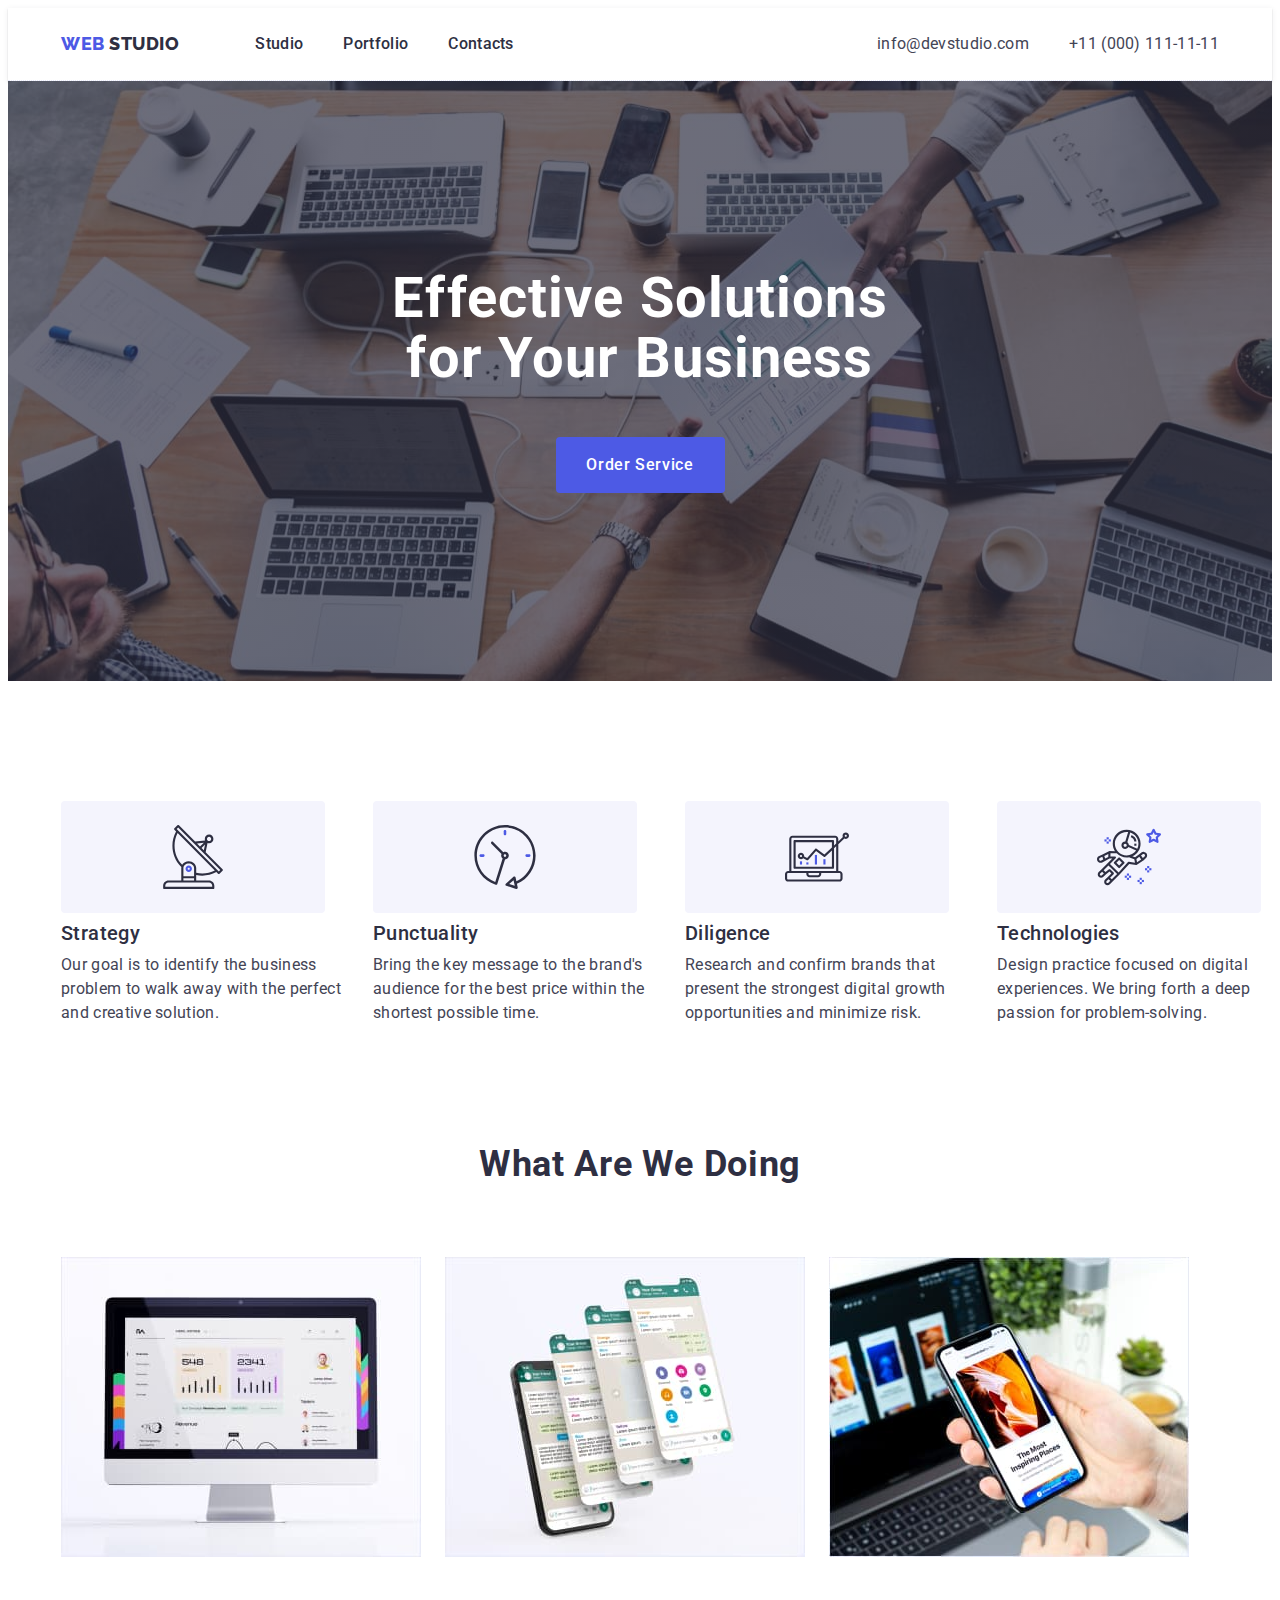
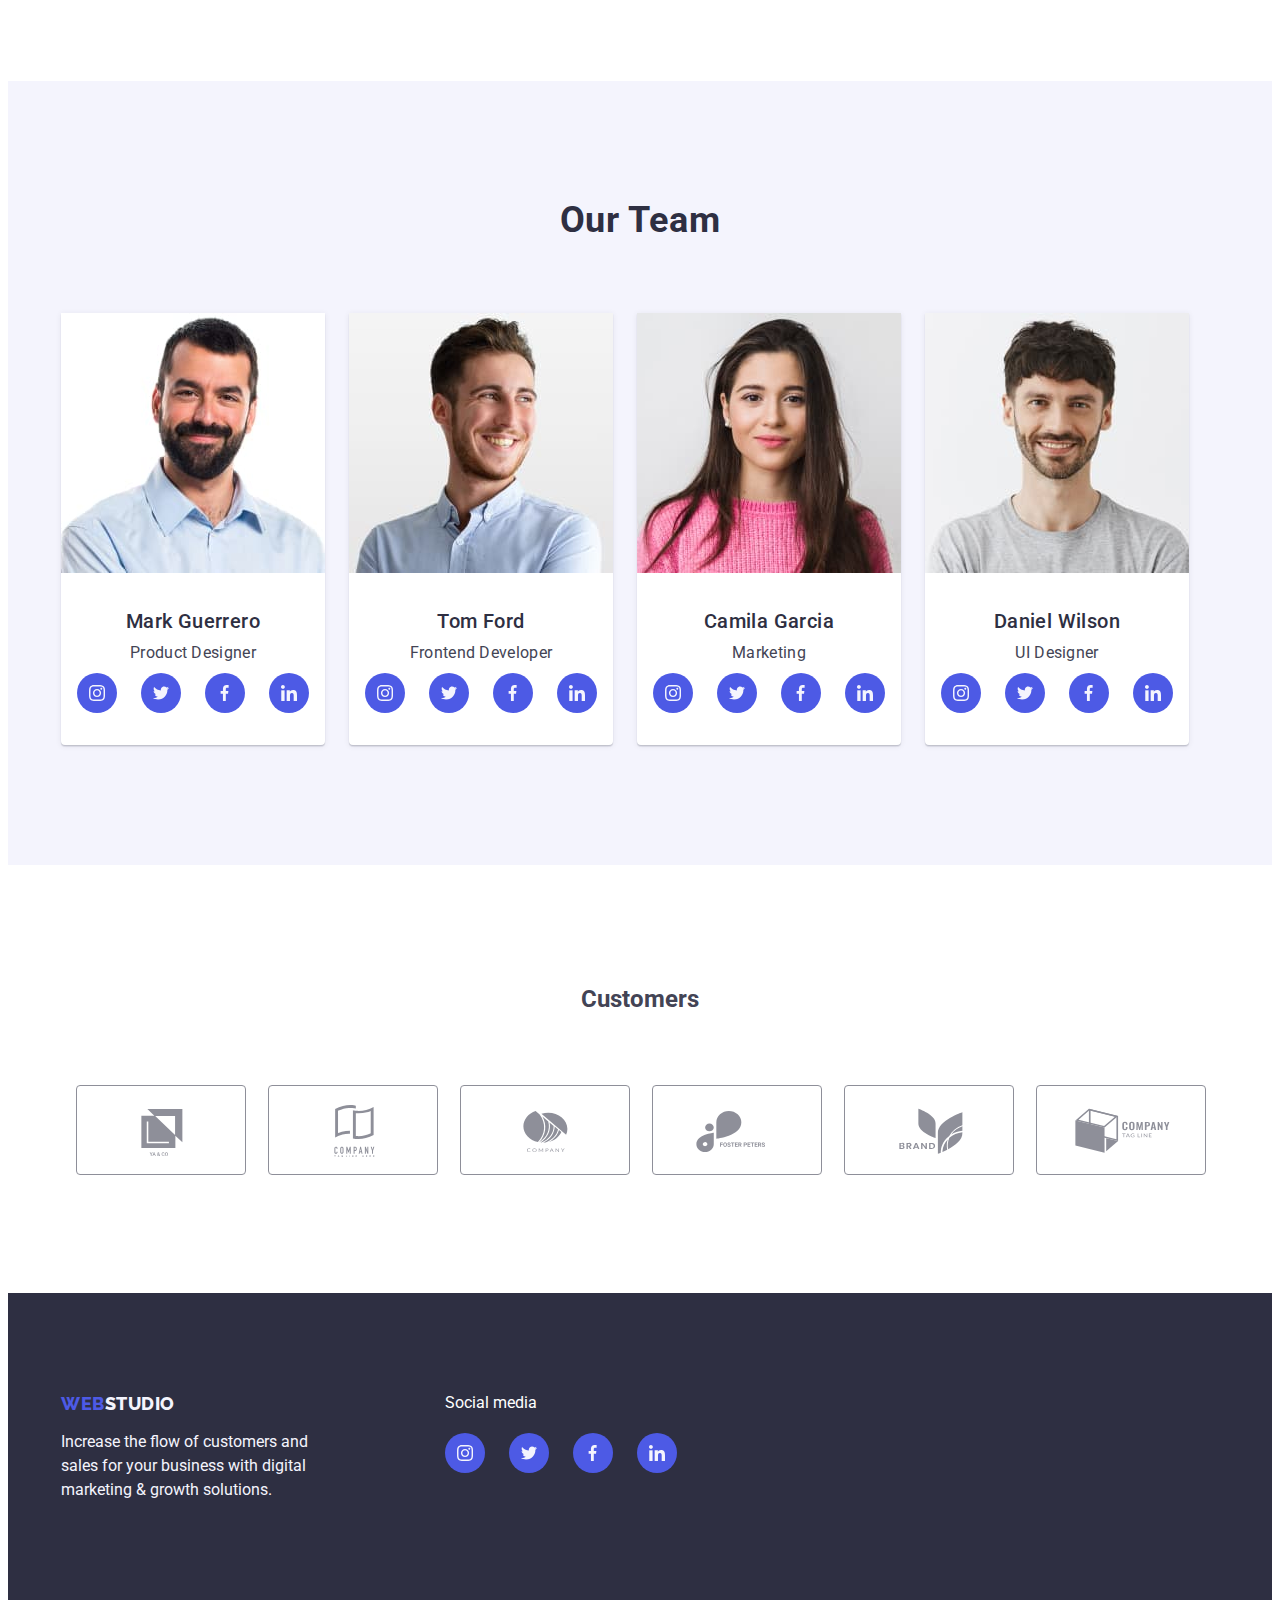
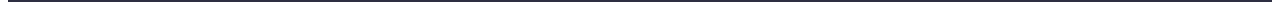
<file: index.html>
<!DOCTYPE html>
<html lang="en">
  <head>
    <meta charset="UTF-8" />
    <meta http-equiv="X-UA-Compatible" content="IE=edge" />
    <meta name="viewport" content="width=device-width, initial-scale=1.0" />
    <title>Studio</title>
    <link rel="preconnect" href="https://fonts.googleapis.com" />
    <link rel="preconnect" href="https://fonts.gstatic.com" crossorigin />
    <link
      href="https://fonts.googleapis.com/css2?family=Raleway:wght@600;800&family=Roboto:wght@400;500;700;900&display=swap"
      rel="stylesheet"
    />
    <link
      rel="stylesheet"
      href="https://cdnjs.cloudflare.com/ajax/libs/modern-normalize/1.1.0/modern-normalize.min.css"
      integrity="sha512-wpPYUAdjBVSE4KJnH1VR1HeZfpl1ub8YT/NKx4PuQ5NmX2tKuGu6U/JRp5y+Y8XG2tV+wKQpNHVUX03MfMFn9Q=="
      crossorigin="anonymous"
      referrerpolicy="no-referrer"
    />
    <link rel="stylesheet" href="./css/styles.css" />
  </head>
  <body>
    <header class="header">
      <div class="container main-nav">
        <nav class="main-nav">
          <a class="header-logo link" href="./index.html"
            >Web <span class="second-color">Studio</span></a
          >
          <ul class="header-site list main-nav">
            <li class="site-nav">
              <a class="link" href="./index.html">Studio</a>
            </li>
            <li class="site-nav">
              <a class="link" href="./portfolio.html">Portfolio</a>
            </li>
            <li class="site-nav"><a class="link" href="">Contacts</a></li>
          </ul>
        </nav>
        <address class="contacts main-nav">
          <ul class="header-wrap list main-nav">
            <li class="site-nav">
              <a class="link" href="mailto:info@devstudio.com"
                >info@devstudio.com</a
              >
            </li>
            <li class="site-nav">
              <a class="link" href="tel:+110001111111">+11 (000) 111-11-11</a>
            </li>
          </ul>
        </address>
      </div>
    </header>
    <main>
      <!-- Section 1 -->
      <section class="section-info">
        <h1 class="caption">Effective Solutions for Your Business</h1>
        <button class="main-button" type="button">Order Service</button>
      </section>
      <!-- Section 2 -->
      <section class="section-items">
        <div class="container main-nav">
          <h2 class="hidden-caption" hidden>Priority</h2>
          <ul class="section-features list">
            <li class="features-list">
              <div class="icon">
                <svg class="features-icon" width="64" height="64">
                  <use href="./images/icons.svg/sprite.svg#icon-antenna"></use>
                </svg>
              </div>
              <h3 class="subtitle">Strategy</h3>
              <p class="features">
                Our goal is to identify the business problem to walk away with
                the perfect and creative solution.
              </p>
            </li>

            <li class="features-list">
              <div class="icon">
                <svg class="features-icon" width="64" height="64">
                  <use href="./images/icons.svg/sprite.svg#icon-clock"></use>
                </svg>
              </div>
              <h3 class="subtitle">Punctuality</h3>
              <p class="features">
                Bring the key message to the brand's audience for the best price
                within the shortest possible time.
              </p>
            </li>

            <li class="features-list">
              <div class="icon">
                <svg class="features-icon" width="64" height="64">
                  <use href="./images/icons.svg/sprite.svg#icon-diagram"></use>
                </svg>
              </div>
              <h3 class="subtitle">Diligence</h3>
              <p class="features">
                Research and confirm brands that present the strongest digital
                growth opportunities and minimize risk.
              </p>
            </li>

            <li class="features-list">
              <div class="icon">
                <svg class="features-icon" width="64" height="64">
                  <use
                    href="./images/icons.svg/sprite.svg#icon-astronaut"
                  ></use>
                </svg>
              </div>
              <h3 class="subtitle">Technologies</h3>
              <p class="features">
                Design practice focused on digital experiences. We bring forth a
                deep passion for problem-solving.
              </p>
            </li>
          </ul>
        </div>
      </section>

      <!-- Section 3 -->
      <section class="section-about">
        <div class="container">
          <h2 class="secondary-caption">What are we doing</h2>
          <ul class="photo list">
            <li class="about-photo">
              <img
                src="./images/img-1.jpg"
                alt="computer-work"
                width="360"
                height="300"
              />
            </li>

            <li class="about-photo">
              <img
                src="./images/img-2.jpg"
                alt="applications"
                width="360"
                height="300"
              />
            </li>

            <li class="about-photo">
              <img
                src="./images/img-3.jpg"
                alt="computer-and-phone"
                width="360"
                height="300"
              />
            </li>
          </ul>
        </div>
      </section>

      <!-- Section 4 -->
      <section class="background-light">
        <div class="container">
          <h2 class="secondary-caption">Our Team</h2>
          <ul class="team-images list">
            <li class="team-list">
              <img
                class="photo-list"
                src="./images/team-card-1.jpg"
                alt="worker-1"
                width="264"
                height="260"
              />
              <div class="team-info">
                <h3 class="subtitle">Mark Guerrero</h3>
                <p class="position">Product Designer</p>
                <ul class="icon-info list">
                  <li>
                    <a href="" class="icon-list">
                      <svg class="social-icon" width="16" height="16">
                        <use
                          href="./images/icons.svg/sprite.svg#icon-instagram"
                        ></use>
                      </svg>
                    </a>
                  </li>
                  <li>
                    <a href="" class="icon-list">
                      <svg class="social-icon" width="16" height="16">
                        <use
                          href="./images/icons.svg/sprite.svg#icon-twitter"
                        ></use>
                      </svg>
                    </a>
                  </li>
                  <li>
                    <a href="" class="icon-list">
                      <svg class="social-icon" width="16" height="16">
                        <use
                          href="./images/icons.svg/sprite.svg#icon-facebook"
                        ></use>
                      </svg>
                    </a>
                  </li>
                  <li>
                    <a href="" class="icon-list">
                      <svg class="social-icon" width="16" height="16">
                        <use
                          href="./images/icons.svg/sprite.svg#icon-linkedin"
                        ></use>
                      </svg>
                    </a>
                  </li>
                </ul>
              </div>
            </li>

            <li class="team-list">
              <img
                class="photo-list"
                src="./images/team-card-2.jpg"
                alt="worker-2"
                width="264"
                height="260"
              />
              <div class="team-info">
                <h3 class="subtitle">Tom Ford</h3>
                <p class="position">Frontend Developer</p>
                <ul class="icon-info list">
                  <li>
                    <a href="" class="icon-list">
                      <svg class="social-icon" width="16" height="16">
                        <use
                          href="./images/icons.svg/sprite.svg#icon-instagram"
                        ></use>
                      </svg>
                    </a>
                  </li>
                  <li>
                    <a href="" class="icon-list">
                      <svg class="social-icon" width="16" height="16">
                        <use
                          href="./images/icons.svg/sprite.svg#icon-twitter"
                        ></use>
                      </svg>
                    </a>
                  </li>
                  <li>
                    <a href="" class="icon-list">
                      <svg class="social-icon" width="16" height="16">
                        <use
                          href="./images/icons.svg/sprite.svg#icon-facebook"
                        ></use>
                      </svg>
                    </a>
                  </li>
                  <li>
                    <a href="" class="icon-list">
                      <svg class="social-icon" width="16" height="16">
                        <use
                          href="./images/icons.svg/sprite.svg#icon-linkedin"
                        ></use>
                      </svg>
                    </a>
                  </li>
                </ul>
              </div>
            </li>

            <li class="team-list">
              <img
                class="photo-list"
                src="./images/team-card-3.jpg"
                alt="worker-3"
                width="264"
                height="260"
              />
              <div class="team-info">
                <h3 class="subtitle">Camila Garcia</h3>
                <p class="position">Marketing</p>
                <ul class="icon-info list">
                  <li>
                    <a href="" class="icon-list">
                      <svg class="social-icon" width="16" height="16">
                        <use
                          href="./images/icons.svg/sprite.svg#icon-instagram"
                        ></use>
                      </svg>
                    </a>
                  </li>
                  <li>
                    <a href="" class="icon-list">
                      <svg class="social-icon" width="16" height="16">
                        <use
                          href="./images/icons.svg/sprite.svg#icon-twitter"
                        ></use>
                      </svg>
                    </a>
                  </li>
                  <li>
                    <a href="" class="icon-list">
                      <svg class="social-icon" width="16" height="16">
                        <use
                          href="./images/icons.svg/sprite.svg#icon-facebook"
                        ></use>
                      </svg>
                    </a>
                  </li>
                  <li>
                    <a href="" class="icon-list">
                      <svg class="social-icon" width="16" height="16">
                        <use
                          href="./images/icons.svg/sprite.svg#icon-linkedin"
                        ></use>
                      </svg>
                    </a>
                  </li>
                </ul>
              </div>
            </li>

            <li class="team-list">
              <img
                class="photo-list"
                src="./images/team-card-4.jpg"
                alt="worker-4"
                width="264"
                height="260"
              />
              <div class="team-info">
                <h3 class="subtitle">Daniel Wilson</h3>
                <p class="position">UI Designer</p>
                <ul class="icon-info list">
                  <li>
                    <a href="" class="icon-list">
                      <svg class="social-icon" width="16" height="16">
                        <use
                          href="./images/icons.svg/sprite.svg#icon-instagram"
                        ></use>
                      </svg>
                    </a>
                  </li>
                  <li>
                    <a href="" class="icon-list">
                      <svg class="social-icon" width="16" height="16">
                        <use
                          href="./images/icons.svg/sprite.svg#icon-twitter"
                        ></use>
                      </svg>
                    </a>
                  </li>
                  <li>
                    <a href="" class="icon-list">
                      <svg class="social-icon" width="16" height="16">
                        <use
                          href="./images/icons.svg/sprite.svg#icon-facebook"
                        ></use>
                      </svg>
                    </a>
                  </li>
                  <li>
                    <a href="" class="icon-list">
                      <svg class="social-icon" width="16" height="16">
                        <use
                          href="./images/icons.svg/sprite.svg#icon-linkedin"
                        ></use>
                      </svg>
                    </a>
                  </li>
                </ul>
              </div>
            </li>
          </ul>
        </div>
      </section>

      <!-- Section 5 -->
      <section class="section-emblem">
        <div class="container">
          <h2 class="customers">Customers</h2>
          <ul class="emblem list">
            <li class="emblem-list">
              <a href="" class="icon-link">
                <svg class="emblem-img" width="104" height="56">
                  <use
                    href="./images/icons.svg/sprite.svg#icon-Logo-1"
                    class="icon-emblem"
                  ></use>
                </svg>
              </a>
            </li>
            <li class="emblem-list">
              <a href="" class="icon-link">
                <svg class="emblem-img" width="104" height="56">
                  <use
                    href="./images/icons.svg/sprite.svg#icon-Logo-2"
                    class="icon-emblem"
                  ></use>
                </svg>
              </a>
            </li>
            <li class="emblem-list">
              <a href="" class="icon-link">
                <svg class="emblem-img" width="104" height="56">
                  <use
                    href="./images/icons.svg/sprite.svg#icon-Logo-3"
                    class="icon-emblem"
                  ></use>
                </svg>
              </a>
            </li>
            <li class="emblem-list">
              <a href="" class="icon-link">
                <svg class="emblem-img" width="104" height="56">
                  <use
                    href="./images/icons.svg/sprite.svg#icon-Logo-4"
                    class="icon-emblem"
                  ></use>
                </svg>
              </a>
            </li>
            <li class="emblem-list">
              <a href="" class="icon-link">
                <svg class="emblem-img" width="104" height="56">
                  <use
                    href="./images/icons.svg/sprite.svg#icon-Logo-5"
                    class="icon-emblem"
                  ></use>
                </svg>
              </a>
            </li>
            <li class="emblem-list">
              <a href="" class="icon-link">
                <svg class="emblem-img" width="104" height="56">
                  <use
                    href="./images/icons.svg/sprite.svg#icon-Logo-6"
                    class="icon-emblem"
                  ></use>
                </svg>
              </a>
            </li>
          </ul>
        </div>
      </section>
    </main>
    <!-- Footer -->
    <footer class="footer">
      <div class="container footer-nav">
        <div>
          <a class="footer-logo link" href="./index.html"
            >Web <span class="second-col">Studio</span></a
          >
          <p class="description">
            Increase the flow of customers and sales for your business with
            digital marketing & growth solutions.
          </p>
        </div>
        <!-- social media -->
        <div>
          <p class="footer-social">Social media</p>
          <ul class="icon-info list">
            <li>
              <a href="" class="icon-footer">
                <svg class="media-icon" width="16" height="16">
                  <use
                    href="./images/icons.svg/sprite.svg#icon-instagram"
                  ></use>
                </svg>
              </a>
            </li>
            <li>
              <a href="" class="icon-footer">
                <svg class="media-icon" width="16" height="16">
                  <use href="./images/icons.svg/sprite.svg#icon-twitter"></use>
                </svg>
              </a>
            </li>
            <li>
              <a href="" class="icon-footer">
                <svg class="media-icon" width="16" height="16">
                  <use href="./images/icons.svg/sprite.svg#icon-facebook"></use>
                </svg>
              </a>
            </li>
            <li>
              <a href="" class="icon-footer">
                <svg class="media-icon" width="16" height="16">
                  <use href="./images/icons.svg/sprite.svg#icon-linkedin"></use>
                </svg>
              </a>
            </li>
          </ul>
        </div>
      </div>
    </footer>
  </body>
</html>
</file>
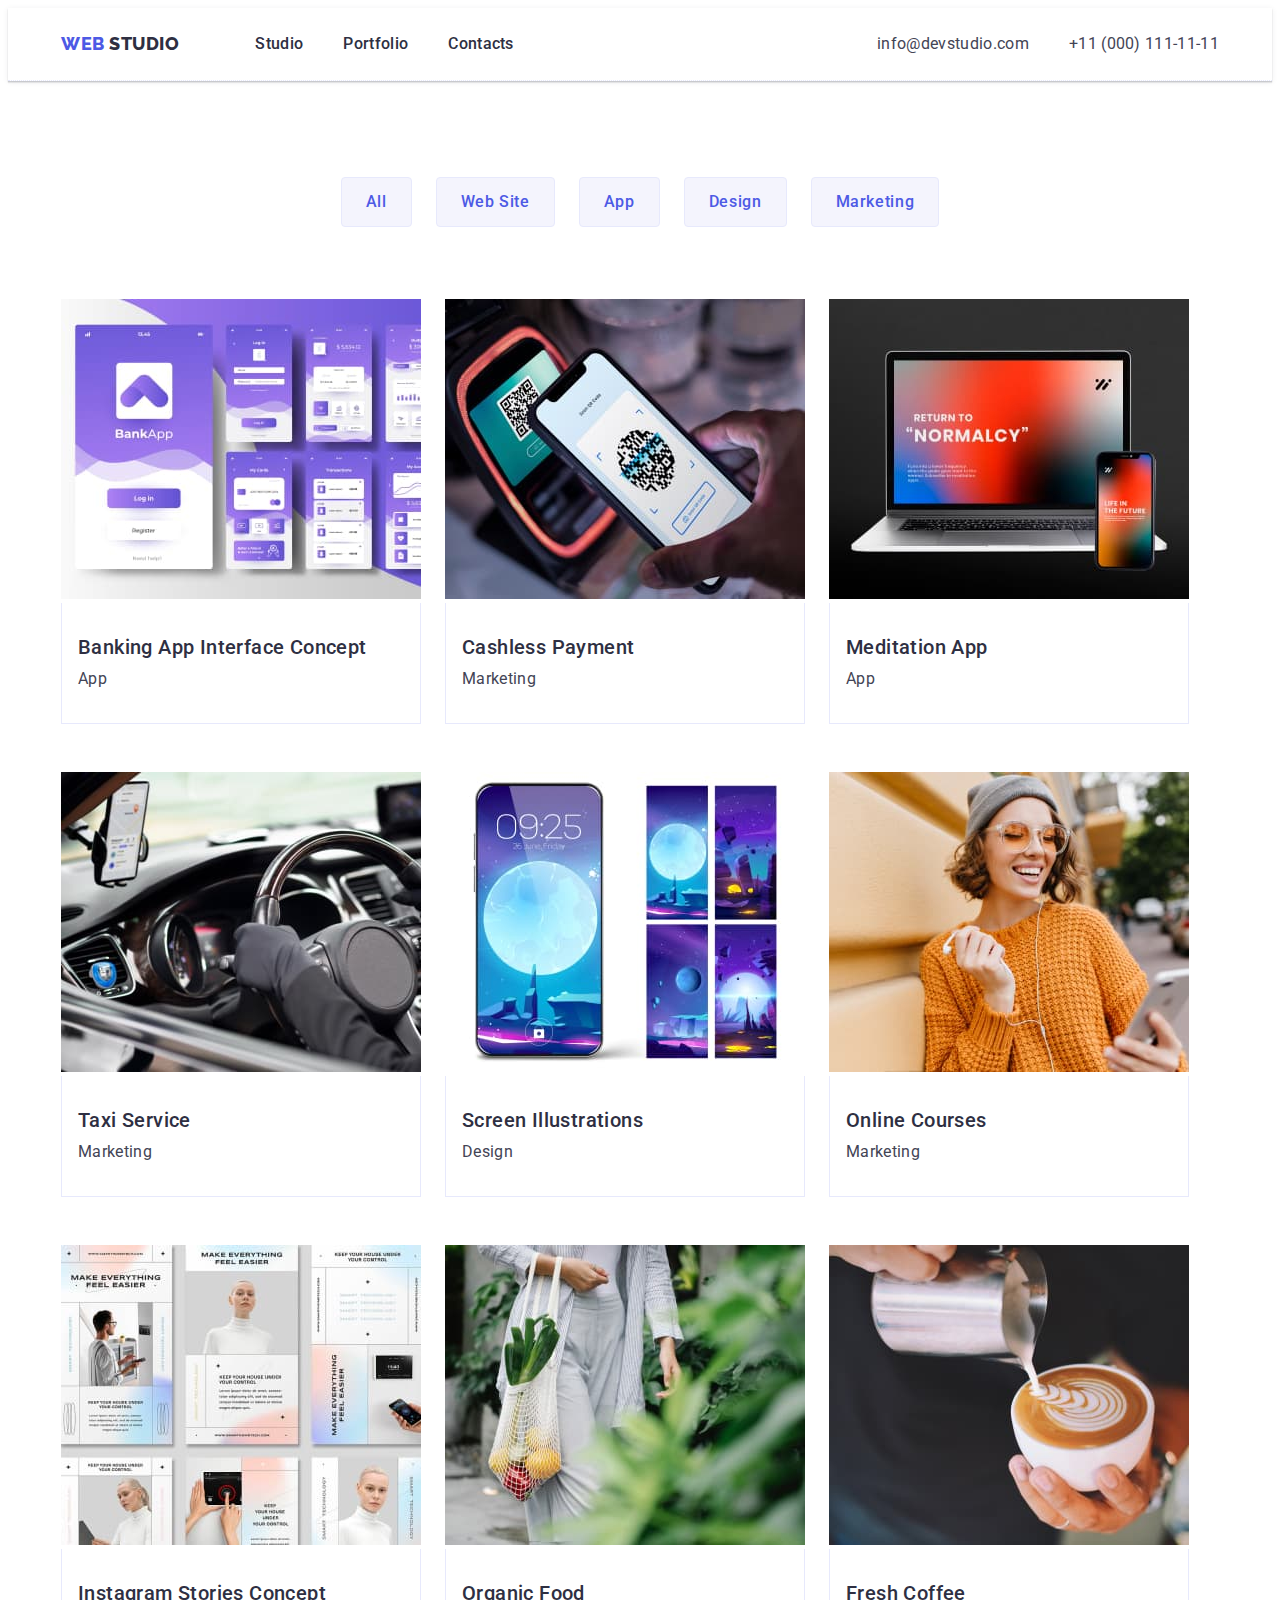
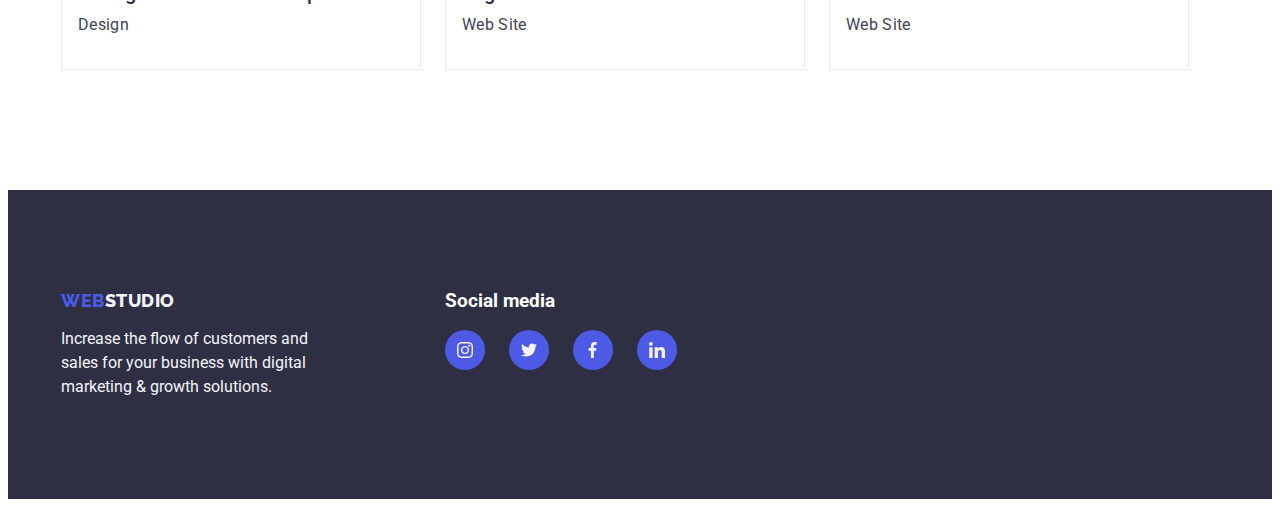
<file: portfolio.html>
<!DOCTYPE html>
<html lang="en">
  <head>
    <meta charset="UTF-8" />
    <meta http-equiv="X-UA-Compatible" content="IE=edge" />
    <meta name="viewport" content="width=device-width, initial-scale=1.0" />
    <title>Portfolio</title>
    <link rel="preconnect" href="https://fonts.googleapis.com" />
    <link rel="preconnect" href="https://fonts.gstatic.com" crossorigin />
    <link
      href="https://fonts.googleapis.com/css2?family=Raleway:wght@600;800&family=Roboto:wght@400;500;700;900&display=swap"
      rel="stylesheet"
    />
    <link
      rel="stylesheet"
      href="https://cdnjs.cloudflare.com/ajax/libs/modern-normalize/1.1.0/modern-normalize.min.css"
      integrity="sha512-wpPYUAdjBVSE4KJnH1VR1HeZfpl1ub8YT/NKx4PuQ5NmX2tKuGu6U/JRp5y+Y8XG2tV+wKQpNHVUX03MfMFn9Q=="
      crossorigin="anonymous"
      referrerpolicy="no-referrer"
    />
    <link rel="stylesheet" href="./css/styles.css" />
  </head>
  <body>
    <header class="header">
      <div class="container main-nav">
        <nav class="main-nav">
          <a class="header-logo link" href="./index.html"
            >Web <span class="second-color">Studio</span></a
          >
          <ul class="header-site list main-nav">
            <li class="site-nav">
              <a class="link" href="./index.html">Studio</a>
            </li>
            <li class="site-nav">
              <a class="link" href="./portfolio.html">Portfolio</a>
            </li>
            <li class="site-nav"><a class="link" href="">Contacts</a></li>
          </ul>
        </nav>
        <address class="contacts main-nav">
          <ul class="header-wrap list main-nav">
            <li class="site-nav">
              <a class="link" href="mailto:info@devstudio.com"
                >info@devstudio.com</a
              >
            </li>
            <li class="site-nav">
              <a class="link" href="tel:110001111111">+11 (000) 111-11-11</a>
            </li>
          </ul>
        </address>
      </div>
    </header>

    <main>
      <!-- Section -->
      <section class="section-portfolio">
        <div class="container">
          <h1 hidden>Sections</h1>
          <ul class="section-button list button-nav">
            <li class="button-list">
              <button class="secondary-button" type="button">All</button>
            </li>
            <li class="button-list">
              <button class="secondary-button" type="button">Web Site</button>
            </li>
            <li class="button-list">
              <button class="secondary-button" type="button">App</button>
            </li>
            <li class="button-list">
              <button class="secondary-button" type="button">Design</button>
            </li>
            <li class="button-list">
              <button class="secondary-button" type="button">Marketing</button>
            </li>
          </ul>

          <!-- Photo list 1 -->
          <ul class="work-images list second-nav">
            <li class="photo-list">
              <a class="about-photo link" href="">
                <img
                  class="photo-item"
                  src="./images/picture-app-1.jpg"
                  alt="banking app"
                  width="360"
                  height="300"
                />
                <div class="features-info">
                  <h2 class="main-features">Banking App Interface Concept</h2>
                  <p class="item">App</p>
                </div>
              </a>
            </li>

            <li class="photo-list">
              <a class="about-photo link" href="">
                <img
                  class="photo-item"
                  src="./images/picture-app-2.jpg"
                  alt="cashless payment"
                  width="360"
                  height="300"
                />
                <div class="features-info">
                  <h2 class="main-features">Cashless Payment</h2>
                  <p class="item">Marketing</p>
                </div>
              </a>
            </li>

            <li class="photo-list">
              <a class="about-photo link" href="">
                <img
                  class="photo-item"
                  src="./images/picture-app-3.jpg"
                  alt="meditation app"
                  width="360"
                  height="300"
                />
                <div class="features-info">
                  <h2 class="main-features">Meditation App</h2>
                  <p class="item">App</p>
                </div>
              </a>
            </li>
            <!-- Photo list 2 -->
            <li class="photo-list">
              <a class="about-photo link" href="">
                <img
                  class="photo-item"
                  src="./images/picture-app-4.jpg"
                  alt="taxi service"
                  width="360"
                  height="300"
                />
                <div class="features-info">
                  <h2 class="main-features">Taxi Service</h2>
                  <p class="item">Marketing</p>
                </div>
              </a>
            </li>
            <li class="photo-list">
              <a class="about-photo link" href="">
                <img
                  class="photo-item"
                  src="./images/picture-app-5.jpg"
                  alt="screen illustrations"
                  width="360"
                  height="300"
                />
                <div class="features-info">
                  <h2 class="main-features">Screen Illustrations</h2>
                  <p class="item">Design</p>
                </div>
              </a>
            </li>
            <li class="photo-list">
              <a class="about-photo link" href="">
                <img
                  class="photo-item"
                  src="./images/picture-app-6.jpg"
                  alt="online courses"
                  width="360"
                  height="300"
                />
                <div class="features-info">
                  <h2 class="main-features">Online Courses</h2>
                  <p class="item">Marketing</p>
                </div>
              </a>
            </li>
            <!-- Photo list 3 -->
            <li class="photo-list">
              <a class="about-photo link" href="">
                <img
                  class="photo-item"
                  src="./images/picture-app-7.jpg"
                  alt="instagram stories concept"
                  width="360"
                  height="300"
                />
                <div class="features-info">
                  <h2 class="main-features">Instagram Stories Concept</h2>
                  <p class="item">Design</p>
                </div>
              </a>
            </li>
            <li class="photo-list">
              <a class="about-photo link" href="">
                <img
                  class="photo-item"
                  src="./images/picture-app-8.jpg"
                  alt="organic food"
                  width="360"
                  height="300"
                />
                <div class="features-info">
                  <h2 class="main-features">Organic Food</h2>
                  <p class="item">Web Site</p>
                </div>
              </a>
            </li>
            <li class="photo-list">
              <a class="about-photo link" href="">
                <img
                  class="photo-item"
                  src="./images/picture-app-9.jpg"
                  alt="fresh coffee"
                  width="360"
                  height="300"
                />
                <div class="features-info">
                  <h2 class="main-features">Fresh Coffee</h2>
                  <p class="item">Web Site</p>
                </div>
              </a>
            </li>
          </ul>
        </div>
      </section>
    </main>
    <!-- Footer -->
    <footer class="footer">
      <div class="container footer-nav">
        <div>
          <a class="footer-logo link" href="./index.html"
            >Web <span class="second-col">Studio</span></a
          >
          <p class="description">
            Increase the flow of customers and sales for your business with
            digital marketing & growth solutions.
          </p>
        </div>
        <!-- social media -->
        <div>
          <h3 class="footer-social">Social media</h3>
          <ul class="icon-info list">
            <li>
              <a href="" class="icon-footer">
                <svg class="social-icon" width="16" height="16">
                  <use
                    href="./images/icons.svg/sprite.svg#icon-instagram"
                  ></use>
                </svg>
              </a>
            </li>
            <li>
              <a href="" class="icon-footer">
                <svg class="social-icon" width="16" height="16">
                  <use href="./images/icons.svg/sprite.svg#icon-twitter"></use>
                </svg>
              </a>
            </li>
            <li>
              <a href="" class="icon-footer">
                <svg class="social-icon" width="16" height="16">
                  <use href="./images/icons.svg/sprite.svg#icon-facebook"></use>
                </svg>
              </a>
            </li>
            <li>
              <a href="" class="icon-footer">
                <svg class="social-icon" width="16" height="16">
                  <use href="./images/icons.svg/sprite.svg#icon-linkedin"></use>
                </svg>
              </a>
            </li>
          </ul>
        </div>
      </div>
    </footer>
  </body>
</html>
</file>
<file: css/styles.css>
:root {
    --primary-text-color: #434455;
    --title-text-color: #2E2F42;
    --caption-text-color: #FFFFFF;
    --border-portfolio-color: #E7E9FC;
}

body {
    font-family: "Roboto", sans-serif;
    color: var(--primary-text-color);
    background-color: #FFFFFF;
}

h1,
h2,
h3,
h4,
h5,
h6 {
    margin: 0;
}

ul{
    margin: 0;
}

p{
    margin: 0;
}

/* Header */

.header{
    border-bottom-width: 1px;
    border-bottom-style: dotted;
    border-bottom-color: #E7E9FC;
    box-shadow: 0px 2px 1px rgba(46, 47, 66, 0.08), 0px 1px 1px rgba(46, 47, 66, 0.16), 0px 1px 6px rgba(46, 47, 66, 0.08);
}

.header-logo {
    font-family: 'Raleway', sans-serif;
    letter-spacing: 0.03em;
        text-transform: uppercase;
    font-weight: 800;
        font-size: 18px;
        line-height: 1.17;
        color: #4D5AE5;
        margin-right: 76px;
}

.second-color {
    letter-spacing: 0.03em;
        text-transform: uppercase;
    color: #2E2F42;
}

/* List */
.list {
    list-style: none;
    padding: 0;
    margin: 0;
}

.link {
    text-decoration: none;
}

/* Header site */

.container{
    width: 1158px;
    padding-left: 15px;
    padding-right: 15px;
    margin: 0 auto;
}

.main-nav{
    display: flex;
    align-items: center;
}


.header-site{
    display: flex;
    flex-direction: row;
}

.header-site .link {
    display: block;
    font-weight: 500;
        font-size: 16px;
        line-height: 1.5;
        letter-spacing: 0.02em;
        color: #2e2f42;
        padding-top: 24px;
        padding-bottom: 24px;
}

.header-site .link:hover, .header-site .link:focus {
    color: #404bbf;
}

.site-nav:not(:last-child){
    margin-right: 40px;
}

/* Header-wrap */
.contacts {
    font-style: normal;
    margin-left: auto;
}

.header-wrap{
    display: flex;
    flex-direction: row;
}

.header-wrap .link {
    font-weight: 400;
        font-size: 16px;
        line-height: 1.5;
        letter-spacing: 0.02em;
    color: var(--primary-text-color);
}

.header-wrap .link:hover, .header-wrap .link:focus {
    color: #404bbf;
}

/* Section 1 caption */
.section-info {
    background-color: #2E2F42;
    text-align: center;
    padding-top: 188px;
    padding-bottom: 188px;

    background-image: linear-gradient(rgba(46, 47, 66, 0.7), rgba(46, 47, 66, 0.7)), url(../images/people-office.jpg);
    background-size: cover;
    max-width: 1440px;
}

.caption {
    margin-bottom: 48px;
    margin-left: auto;
    margin-right: auto;
    width: 496px;
    font-weight: 700;
        font-size: 56px;
        line-height: 1.07;
        text-align: center;
        letter-spacing: 0.02em;
        color: var(--caption-text-color);
}

/* Section 2 subtitle */

.section-items{
    padding-top: 120px;
    padding-bottom: 120px;
}

.subtitle {
    font-weight: 500;
        font-size: 20px;
        line-height: 1.2;
        letter-spacing: 0.02em;
        color: var(--title-text-color);
        margin-bottom: 8px;
}

.features-list :not(:last-child){
    margin-right: 24px;
}

.icon{
    display: flex;
    justify-content: center;
    align-items: center;
    width: 264px;
    height: 112px;
    background: #F4F4FD;
    border-radius: 4px;
    margin-bottom: 8px;
}

.section-features{
    display: flex;
    gap: 24px;
}

.features {
    font-weight: 400;
        font-size: 16px;
        line-height: 1.5;
        letter-spacing: 0.02em;
        padding: 0;
        margin: 0;
}

.features:not(:last-child){
    margin-right: 24px;
}

/* Section 3 */

.section-about{
    padding-top: 0;
    padding-bottom: 120px;
}

.secondary-caption {
    min-width: 323px;
    padding: 0;
        margin-top: 120px;
        margin-bottom: 72px;
        margin-left: auto;
        margin-right: auto;
    font-weight: 700;
        font-size: 36px;
        line-height: 1.11;
        text-align: center;
        letter-spacing: 0.02em;
        text-transform: capitalize;
        color: var(--title-text-color);     
}

.photo{
    display: flex;
}

.about-photo:not(:last-child){
    margin-right: 24px;
}


/* Section 4 */
.background-light {
    padding-top: 120px;
    padding-bottom: 120px;
    background-color: #F4F4FD;
}

.secondary-caption{
    min-width: 162px;
    margin-top: 0;
    margin-left: auto;
    margin-right: auto;
    margin-bottom: 72px;
}

.team-images{
    display: flex;
}

.team-list {
    background-color: #FFFFFF;
    box-shadow: 0px 1px 6px rgba(46, 47, 66, 0.08), 0px 1px 1px rgba(46, 47, 66, 0.16), 0px 2px 1px rgba(46, 47, 66, 0.08);
    border-radius: 0px 0px 4px 4px;
}

.team-list:not(:last-child){
    margin-right: 24px;
}

.position {
    font-weight: 400;
        font-size: 16px;
        line-height: 1.5;
        letter-spacing: 0.02em;
        margin-bottom: 8px;
}

.team-info{
    padding-top: 32px;
    padding-bottom: 32px;
    margin-left: auto;
    margin-right: auto;
    text-align: center;
}

.icon-info{
    display: flex;
    justify-content: center;
    gap: 24px;
}

.icon-list{
    display: flex;
    justify-content: center;
    align-items: center;
    width: 40px;
    height: 40px;
    border-radius: 50%;
    background-color: #4D5AE5;
}

.icon-list:hover, .icon-list:focus{
    background: #404BBF;
}


/* Section 5 */

.section-emblem{
    padding-top: 120px;
    padding-bottom: 120px;
}

.customers{
    min-width: 183px;
    text-align: center;
        margin-bottom: 72px;
}

.emblem{
    display: flex;
    justify-content: center;
    gap: 24px;
}

.emblem-list{
    width: 168px;
    height: 88px;
}

.icon-link{
    display: flex;
    justify-content: center;
    align-items: center;
    width: 100%;
    height: 100%;
    border: 1px solid #8E8F99;
    border-radius: 4px;
    fill: #8E8F99;
}

.emblem-img{
    color: currentColor;
}

.icon-link:hover, .icon-link:focus{
    fill: #404BBF;
    border-color: #404BBF;
}
/* Footer */

.footer{
    padding-top: 100px;
    padding-bottom: 100px;
    background-color: #2E2F42;
}

.description {
    width: 264px;
        font-size: 16px;
        line-height: 1.5;
        color: #F4F4FD;
        margin-top: 16px;
        margin-bottom: 0;
}

.footer-logo {
    display: flex;
    min-width: 44px;
    font-family: 'Raleway', sans-serif;
    font-weight: 800;
    font-size: 18px;
    line-height: 1.17;
    letter-spacing: 0.03em;
        text-transform: uppercase;
    color: #4D5AE5;
}

.second-col {
    min-width: 71px;
    letter-spacing: 0.03em;
        text-transform: uppercase;
    color: #F4F4FD;
}

.footer-nav{
    display: flex;
    gap: 120px;
}

.footer-social{
    color: #FFFFFF;
    min-width: 96px;
    height: 24px;
    margin-bottom: 16px;
}

.icon-footer{
    display: flex;
        justify-content: center;
        align-items: center;
        width: 40px;
        height: 40px;
        border-radius: 50%;
        background-color: #4D5AE5;
}

.icon-footer:hover, .icon-footer:focus{
    background: #31D0AA;
}

.media-icon:hover, .media-icon:focus{
    width: 24px;
    height: 24px;
}


/* Buttons */
.main-button {
    background-color: #4D5AE5;
    font-family: "Roboto",
        sans-serif;
    font-weight: 500;
        font-size: 16px;
        line-height: 1.5;
        letter-spacing: 0.04em;
        cursor: pointer;
        color: var(--caption-text-color);
        width: 169px;
        height: 56px;
        list-style: none;
        border: none;
        border-radius: 4px;
}

.main-button:hover, .main-button:focus {
    background-color: #404BBF;
}

.secondary-button {
    background-color: #F4F4FD;
    font-family: "Roboto",
        sans-serif;
    font-weight: 500;
    font-size: 16px;
    line-height: 1.5;
    letter-spacing: 0.04em;
    cursor: pointer;
    padding: 12px 24px;
    color: #4D5AE5;
    list-style: none;
    border: none;
    border: 1px solid #E7E9FC;
    border-radius: 4px;
}

.secondary-button:not(:first-child) {
    min-width: 116px;
}

.secondary-button:hover, .secondary-button:focus {
    color: #FFFFFF;
    background-color: #404BBF;
    box-shadow: 0px 3px 1px rgba(0, 0, 0, 0.1), 0px 2px 1px rgba(0, 0, 0, 0.08), 0px 2px 2px rgba(0, 0, 0, 0.12);
}

.button-list:not(:last-child){
    margin-right: 24px;
}

/* Portfolio */

.section-portfolio{
    padding-top: 96px;
    padding-bottom: 120px;
}

.second-nav{
    display: flex;
    flex-wrap: wrap;
    gap: 48px 24px;
}

.button-nav{
    display: flex;
        align-items: center;
        margin-left: auto;
        margin-right: auto;
        margin-bottom: 72px;
        justify-content: center;
}

.features-info{
    padding-top: 32px;
    padding-bottom: 32px;
    padding-left: 16px; 
    padding-right: 16px;
    border-right: 1px solid var(--border-portfolio-color);
    border-bottom: 1px solid var(--border-portfolio-color);
    border-left: 1px solid var(--border-portfolio-color);
}

.main-features {
    font-weight: 500;
        font-size: 20px;
        line-height: 1.2;
        letter-spacing: 0.02em;
        margin-bottom: 8px;
        color: var(--title-text-color);
}

.item {
    font-weight: 400;
        font-size: 16px;
        line-height: 1.5;
        letter-spacing: 0.02em;
        color: var(--primary-text-color);
}

img{
    max-width: 100%;
    max-height: 100%;
}

.about-photo{
    display: block;
}

.about-photo:hover, .about-photo:focus{
    box-shadow: 0px 1px 6px rgba(46, 47, 66, 0.08), 0px 1px 1px rgba(46, 47, 66, 0.16), 0px 2px 1px rgba(46, 47, 66, 0.08);
}
</file>
